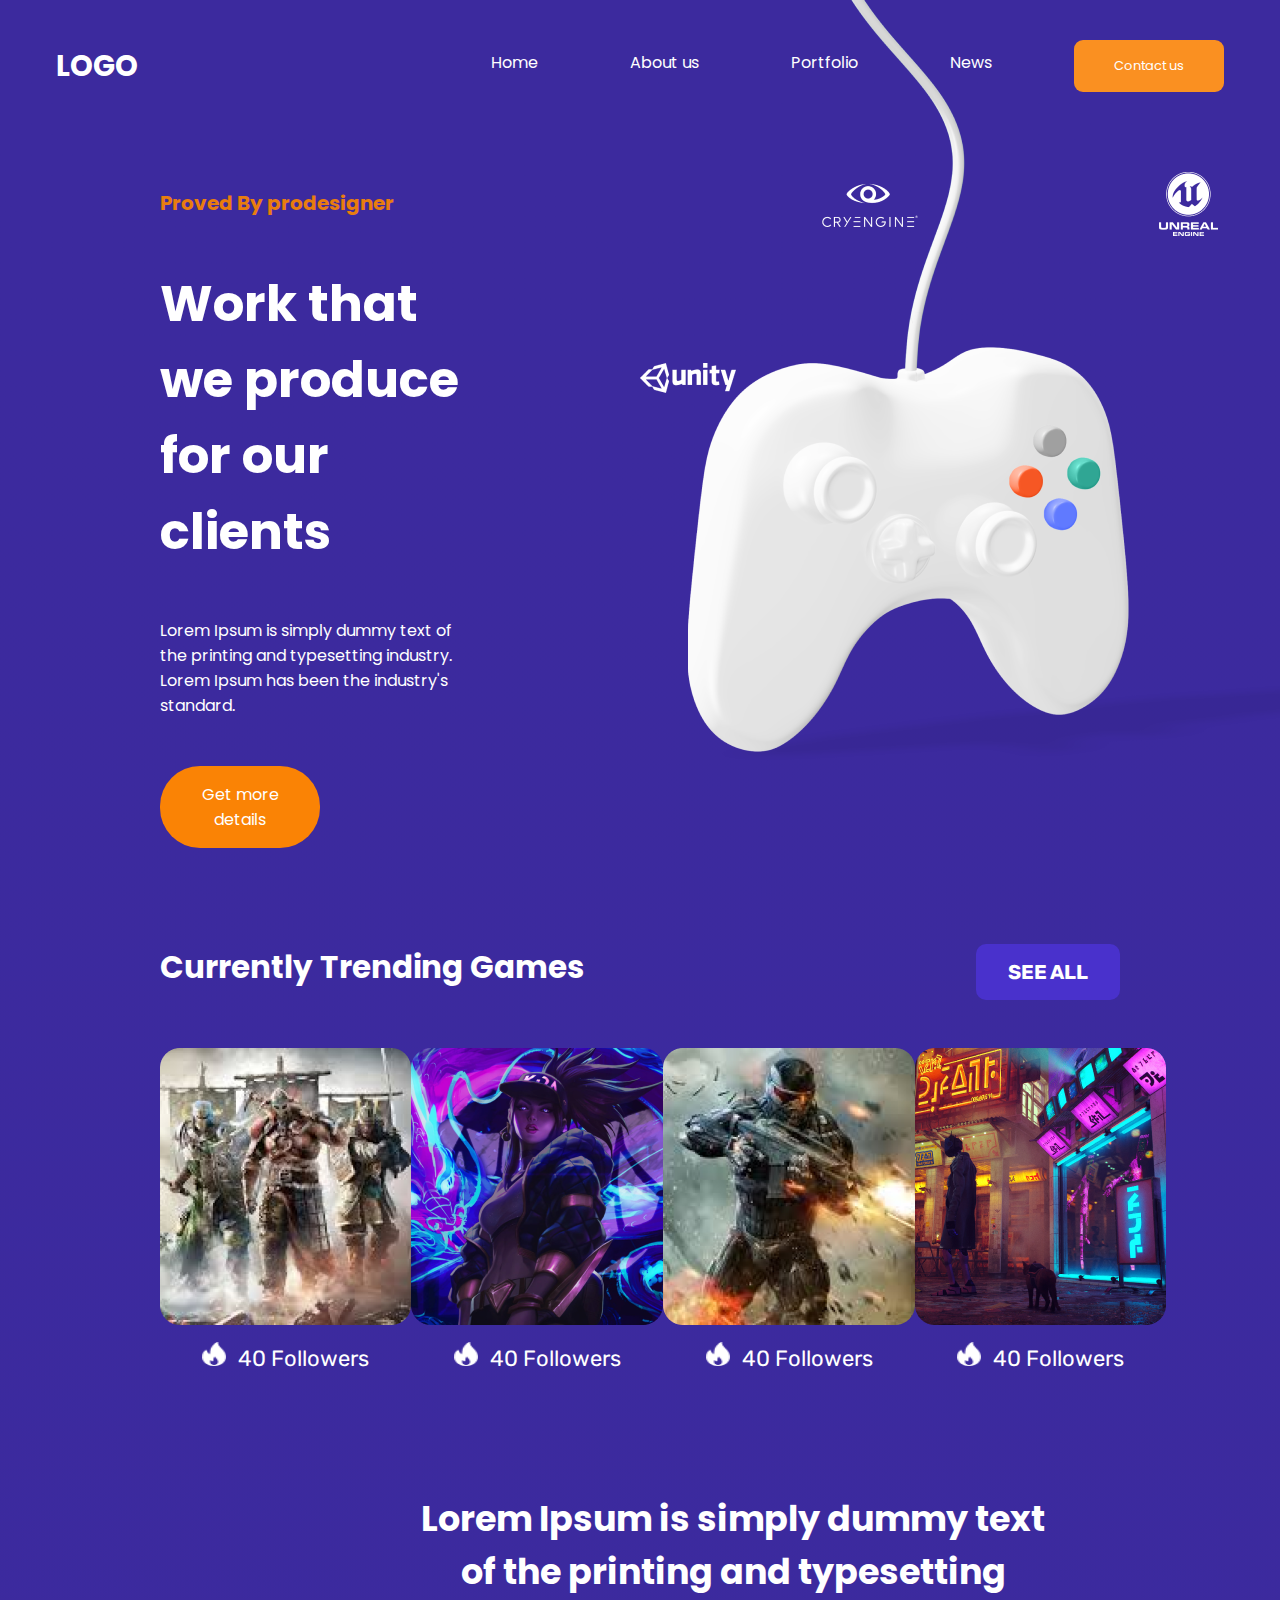
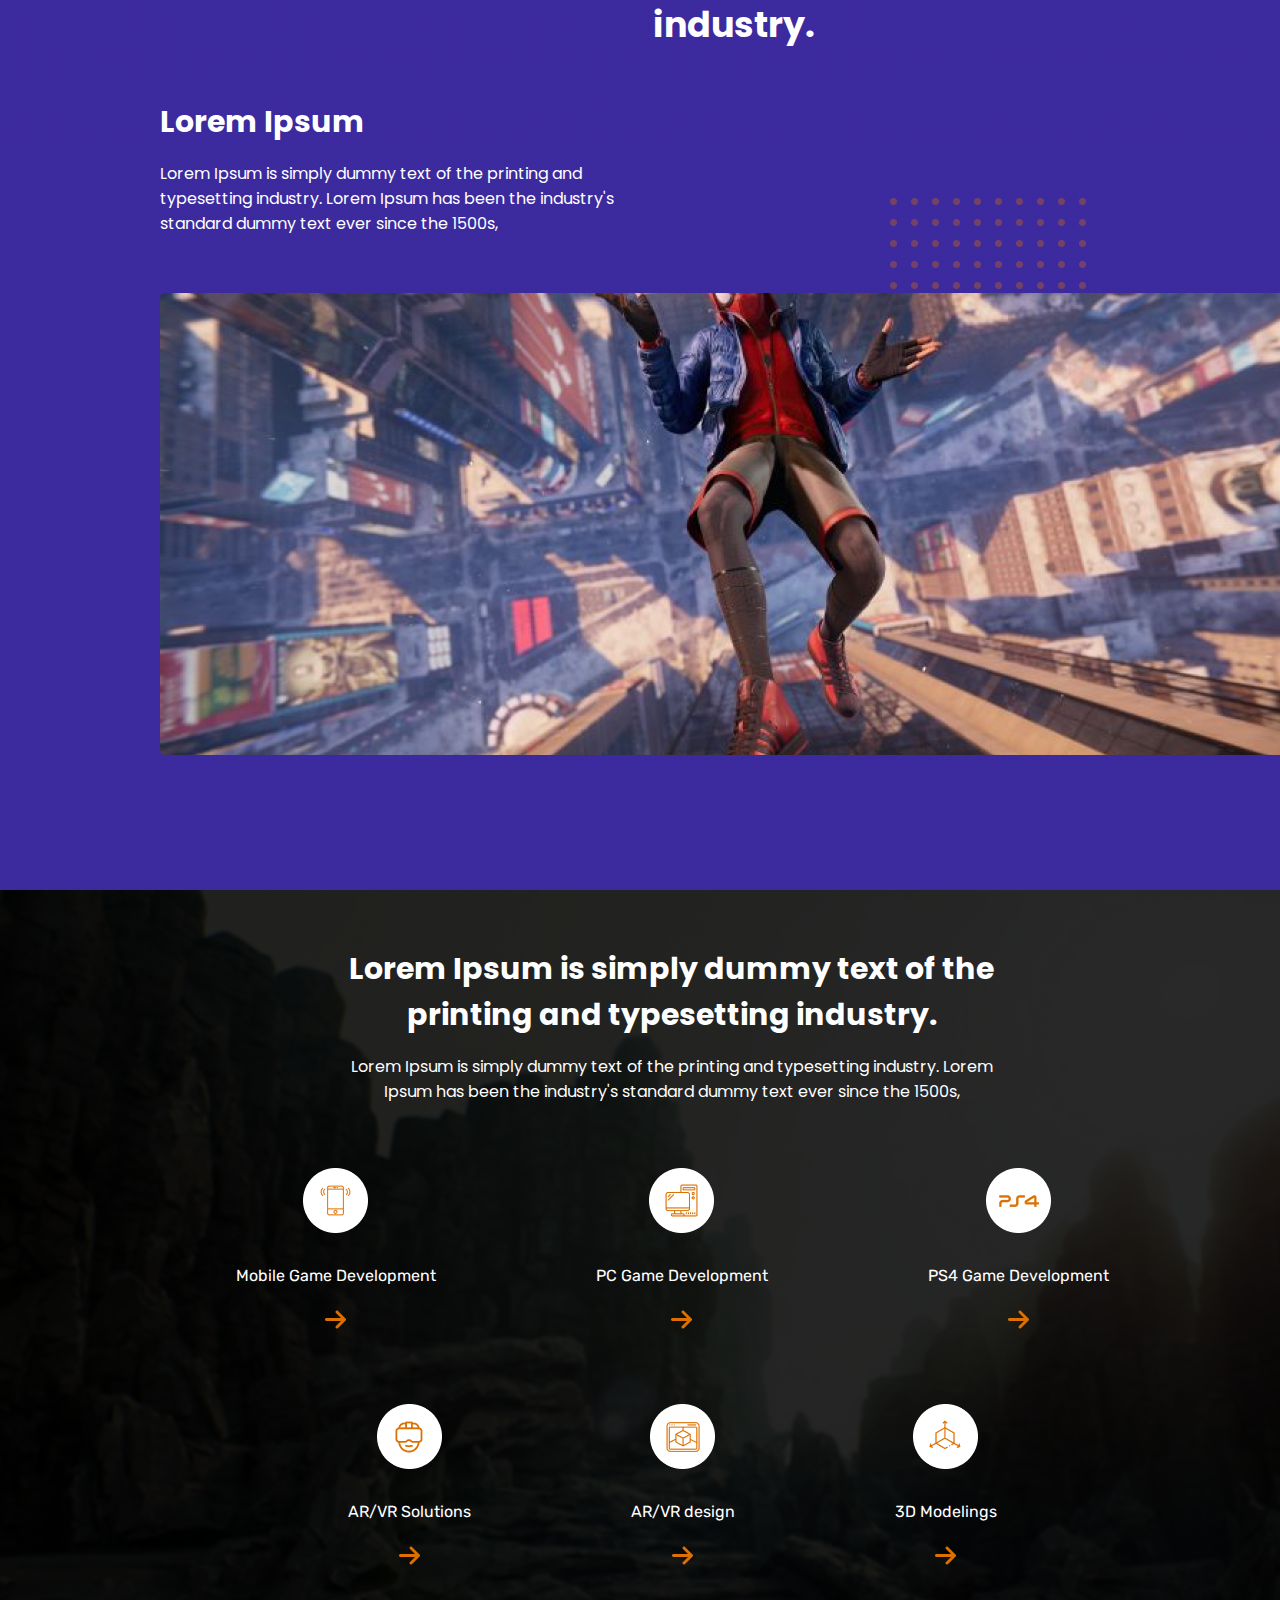
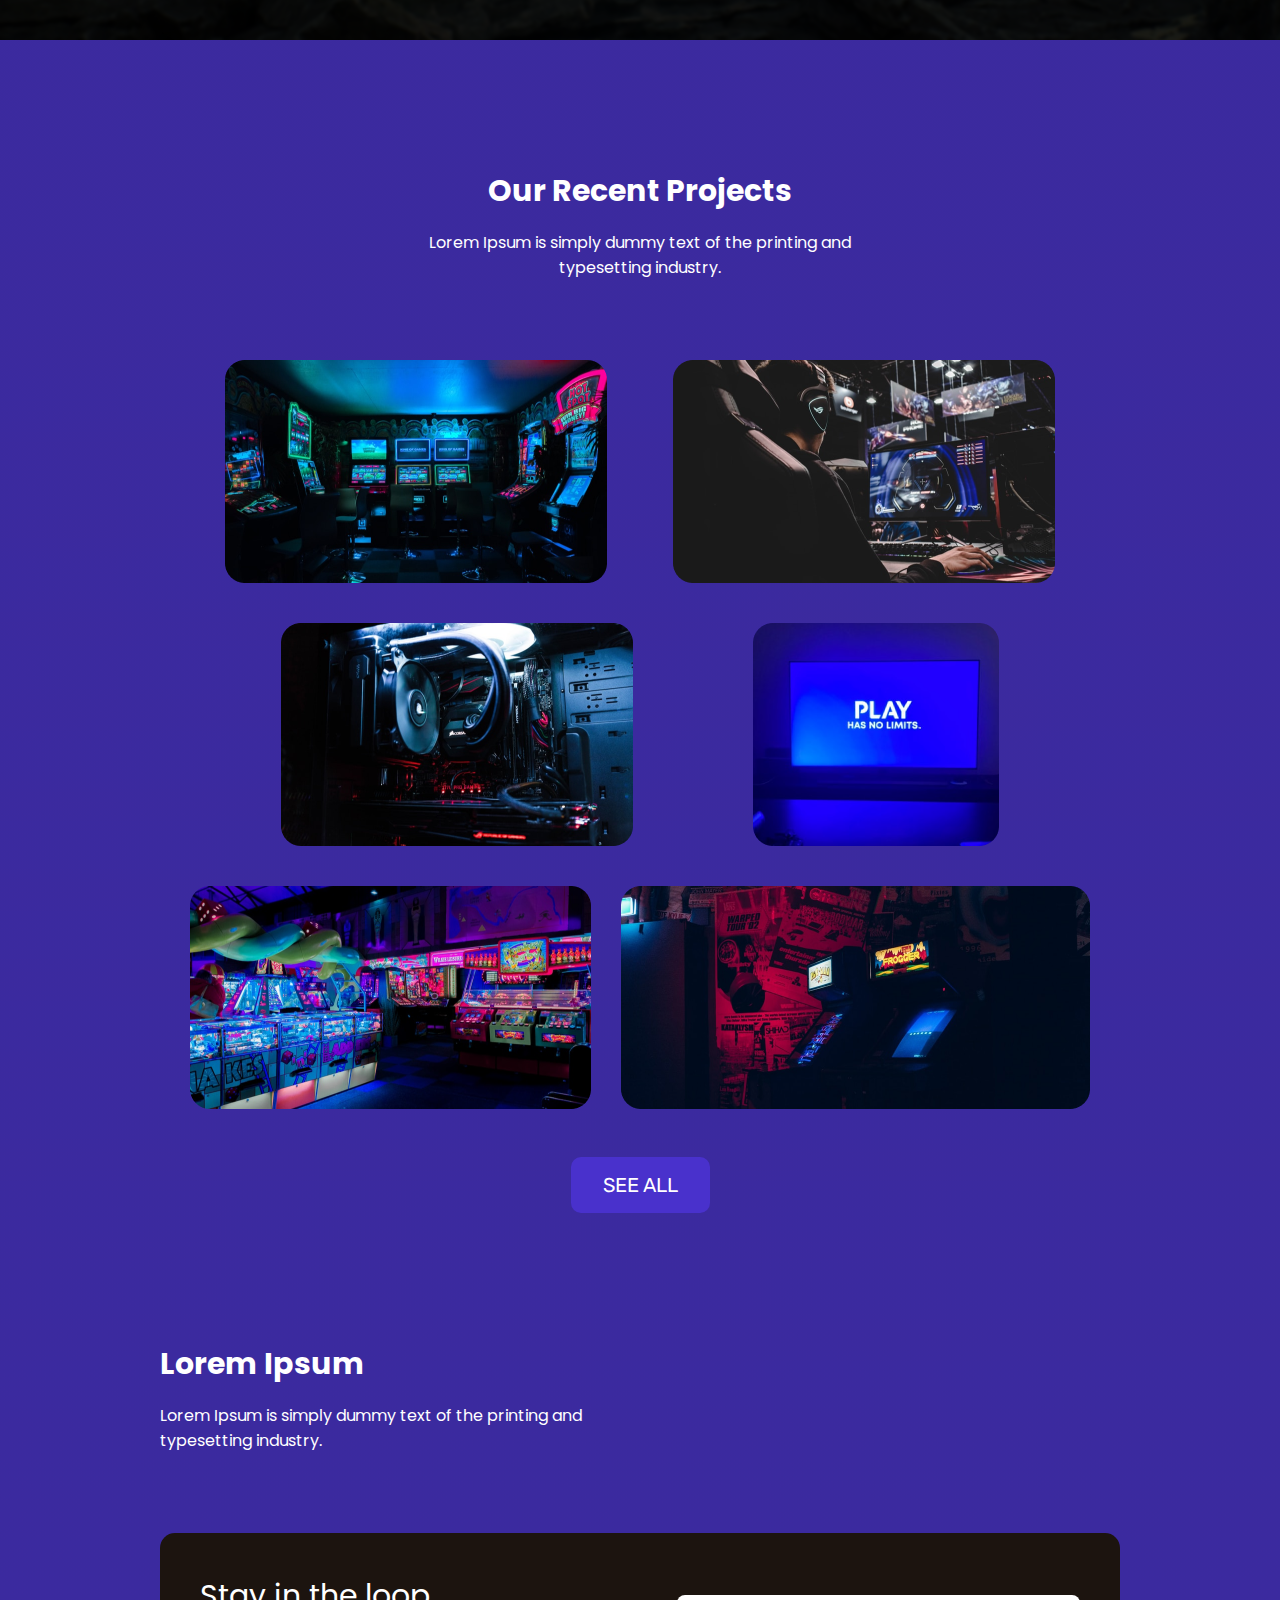
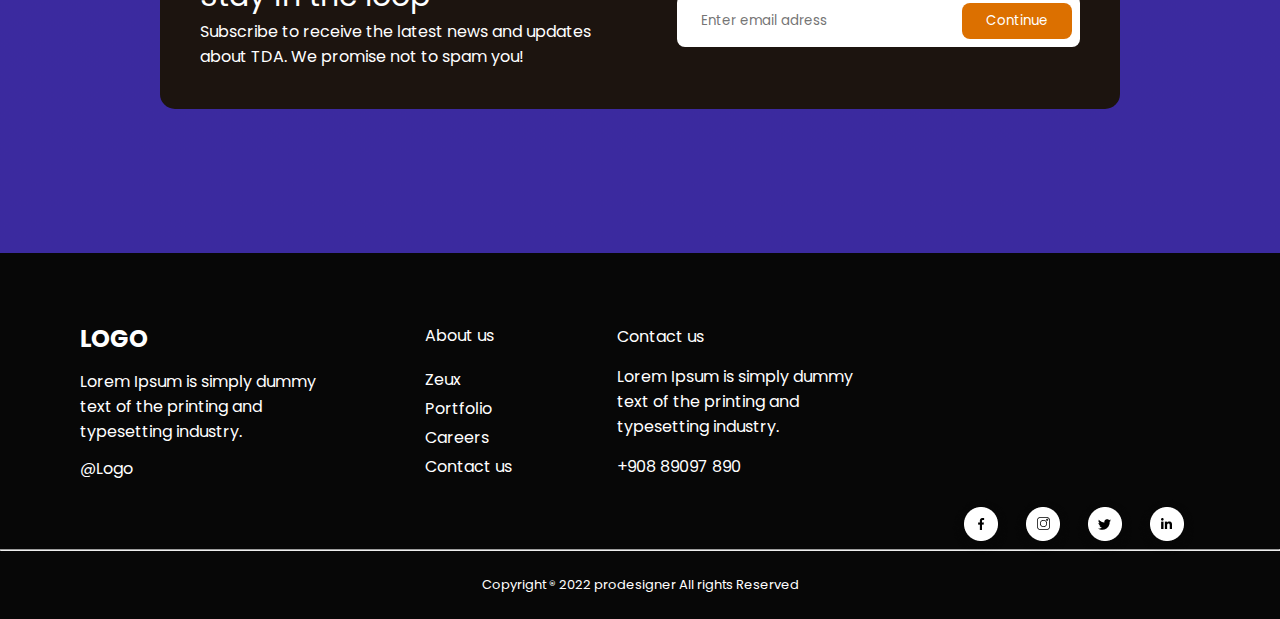
<file: index.html>
<!DOCTYPE html>
<html lang="en">
<head>
    <meta charset="UTF-8">
    <meta name="viewport" content="width=device-width, initial-scale=1.0">
    <title>Home</title>
    <link rel="stylesheet" href="/styles/index.css">
</head>
<body class="container-home">
    <header>
        <div class="logo">LOGO</div>
        <nav class="menu">
            <a href="index.html">Home</a>
            <a href="/pages/error.html">About us</a>
            <a href="/pages/error.html">Portfolio</a>
            <a href="/pages/error.html">News</a>
            <a href="/pages/form.html" class="contact-button">Contact us</a>
        </nav>
    </header>
    <main>
        <section id="box1">
            <div id="text-box1">
                <p id="proved">Proved By prodesigner</p>
                <h1 id="work">Work that we produce for our clients</h1>
                <p>Lorem Ipsum is simply dummy text of the printing and typesetting industry. Lorem Ipsum has been the industry's standard.</p>
                <a href="/pages/error.html" id="details">Get more details</a>
            </div>
            <div>
                <img id="joystick" src="imgs/joystick.png">
                <img id="engines" src="/imgs/icons-engines.png">
            </div>
        </section>
        <section id="box2">
            <div id="top-box2">
                <p>Currently Trending Games</p>
                <a href="/pages/error.html" class="see">SEE ALL</a>
            </div>
            <figure>
                <div>
                    <a href="/pages/error.html"><img src="imgs/trend-1.png"></a>
                    <div class="trend-fire">
                        <img src="/imgs/icon-fire.png">
                        <figcaption>40 Followers</figcaption>
                    </div>
                </div>
                <div>
                    <a href="/pages/error.html"><img src="imgs/trend-2.png"></a>
                    <div class="trend-fire">
                        <img src="/imgs/icon-fire.png">
                        <figcaption>40 Followers</figcaption>
                    </div>
                </div>
                <div>
                    <a href="/pages/error.html"><img src="imgs/trend-3.png"></a>
                    <div class="trend-fire">
                        <img src="/imgs/icon-fire.png">
                        <figcaption>40 Followers</figcaption>
                    </div>
                </div>
                <div>
                    <a href="/pages/error.html"><img src="imgs/trend-4.png"></a>
                    <div class="trend-fire">
                        <img src="/imgs/icon-fire.png">
                        <figcaption>40 Followers</figcaption>
                    </div>
                </div>
            </figure>
        </section>
        <section id="box3">
            <p id="top-box3">Lorem Ipsum is simply dummy text of the printing and typesetting industry.</p>
            <div id="info-box3">
                <div id="left-box3">
                    <p id="lor">Lorem Ipsum</p>
                    <p>Lorem Ipsum is simply dummy text of the printing and typesetting industry. Lorem Ipsum has been the industry's standard dummy text ever since the 1500s,</p>
                </div>
                <img src="imgs/spider.png">
            </div>
            <img id="point" src="/imgs/points-box3.png">
        </section>
        <section id="background">
            <div id="box4">
                <div id="top-box4">
                    <p class="title">Lorem Ipsum is simply dummy text of the printing and typesetting industry.</p>
                    <p>Lorem Ipsum is simply dummy text of the printing and typesetting industry. Lorem Ipsum has been the industry's standard dummy text ever since the 1500s,</p>
                </div>   
                <figure>
                    <div class="icon-box4">
                        <img src="imgs/icon4-1.png">
                        <figcaption>Mobile Game Development</figcaption>
                        <a href="/pages/error.html"><img class="seta" src="/imgs/seta-box4.png"></a>
                    </div>
                    <div class="icon-box4">
                        <img src="imgs/icon4-2.png">
                        <figcaption>PC Game Development</figcaption>
                        <a href="/pages/error.html"><img class="seta" src="/imgs/seta-box4.png"></a>
                    </div>
                    <div class="icon-box4">
                        <img src="imgs/icon4-3.png">
                        <figcaption>PS4 Game Development</figcaption>
                        <a href="/pages/error.html"><img class="seta" src="/imgs/seta-box4.png"></a>
                    </div>
                    <div class="icon-box4">
                        <img src="imgs/icon4-4.png">
                        <figcaption>AR/VR Solutions</figcaption>
                        <a href="/pages/error.html"><img class="seta" src="/imgs/seta-box4.png"></a>
                    </div>
                    <div class="icon-box4">
                        <img src="imgs/icon4-5.png">
                        <figcaption>AR/VR design</figcaption>
                        <a href="/pages/error.html"><img class="seta" src="/imgs/seta-box4.png"></a>
                    </div>
                    <div class="icon-box4">
                        <img src="imgs/icon4-6.png">
                        <figcaption>3D Modelings</figcaption>
                        <a href="/pages/error.html"><img class="seta" src="/imgs/seta-box4.png"></a>
                    </div>
                </figure>
            </div>
        </section>
        <section id="box5">
            <div id="top-box5">
                <p class="title">Our Recent Projects</p>
                <p>Lorem Ipsum is simply dummy text of the printing and typesetting industry. </p>
            </div>      
            <figure>
                <img src="imgs/icon5-1.png">
                <img src="imgs/icon5-2.png">
                <img src="imgs/icon5-3.png">
                <img src="imgs/icon5-4.png">
                <img src="imgs/icon5-5.png">
                <img src="imgs/icon5-6.png">
            </figure>
            <a href="/pages/error.html" class="see">SEE ALL</a>
        </section>
        <section id="box6">
            <div id="info-box6">
                <p class="title">Lorem Ipsum</p>
                <p>Lorem Ipsum is simply dummy text of the printing and typesetting industry.</p>
            </div>
            <div class="loop">
                <div id="stay">
                    <p id="stay-title">Stay in the loop</p>
                    <p>Subscribe to receive the latest news and updates about TDA. We promise not to spam you!</p>
                </div>
                <form action="/pages/error.html" id="continue">
                    <input type="email" id="email" name="email" class="email-loop" placeholder="Enter email adress" oninput="emailLoopValidate()" required>
                    <span class="validate-span">Insert a valid email</span>
                    <button id="button-continue" disabled>Continue</button>
                </form>
            </div>
        </section>
    </main>
    <footer>
        <div class="foot-box">
            <div class="foot-logo">
                <p class="foot-title">LOGO</p>
                <p>Lorem Ipsum is simply dummy text of the printing and typesetting industry.</p>
                <p>@Logo</p>
            </div>
            <div class="about">
                <a href="/pages/error.html">About us</a>
                <ul>
                    <li>Zeux</li>
                    <li>Portfolio</li>
                    <li>Careers</li>
                    <li>Contact us</li>
                </ul>
            </div>
            <div class="contact">
                <a href="/pages/form.html">Contact us</a>
                <p>Lorem Ipsum is simply dummy text of the printing and typesetting industry.</p>
                <p>+908 89097 890</p>
            </div>
            <div class="social">
                <a href="https://www.facebook.com/?locale=pt_BR"><img src="/imgs/icon-face.png"></a>
                <a href="https://www.instagram.com/"><img src="/imgs/icon-insta.png"></a>
                <a href="https://x.com/home"><img src="/imgs/icon-twitter.png"></a>
                <a href="https://www.linkedin.com/feed/"><img src="/imgs/icon-linked.png"></a>
            </div>
        </div>
        <hr>
        <div class="copyright">
            <p>Copyright ® 2022 prodesigner All rights Reserved</p>
        </div>
    </footer>
    <script src="script.js"></script>
</body>
</html>
</file>
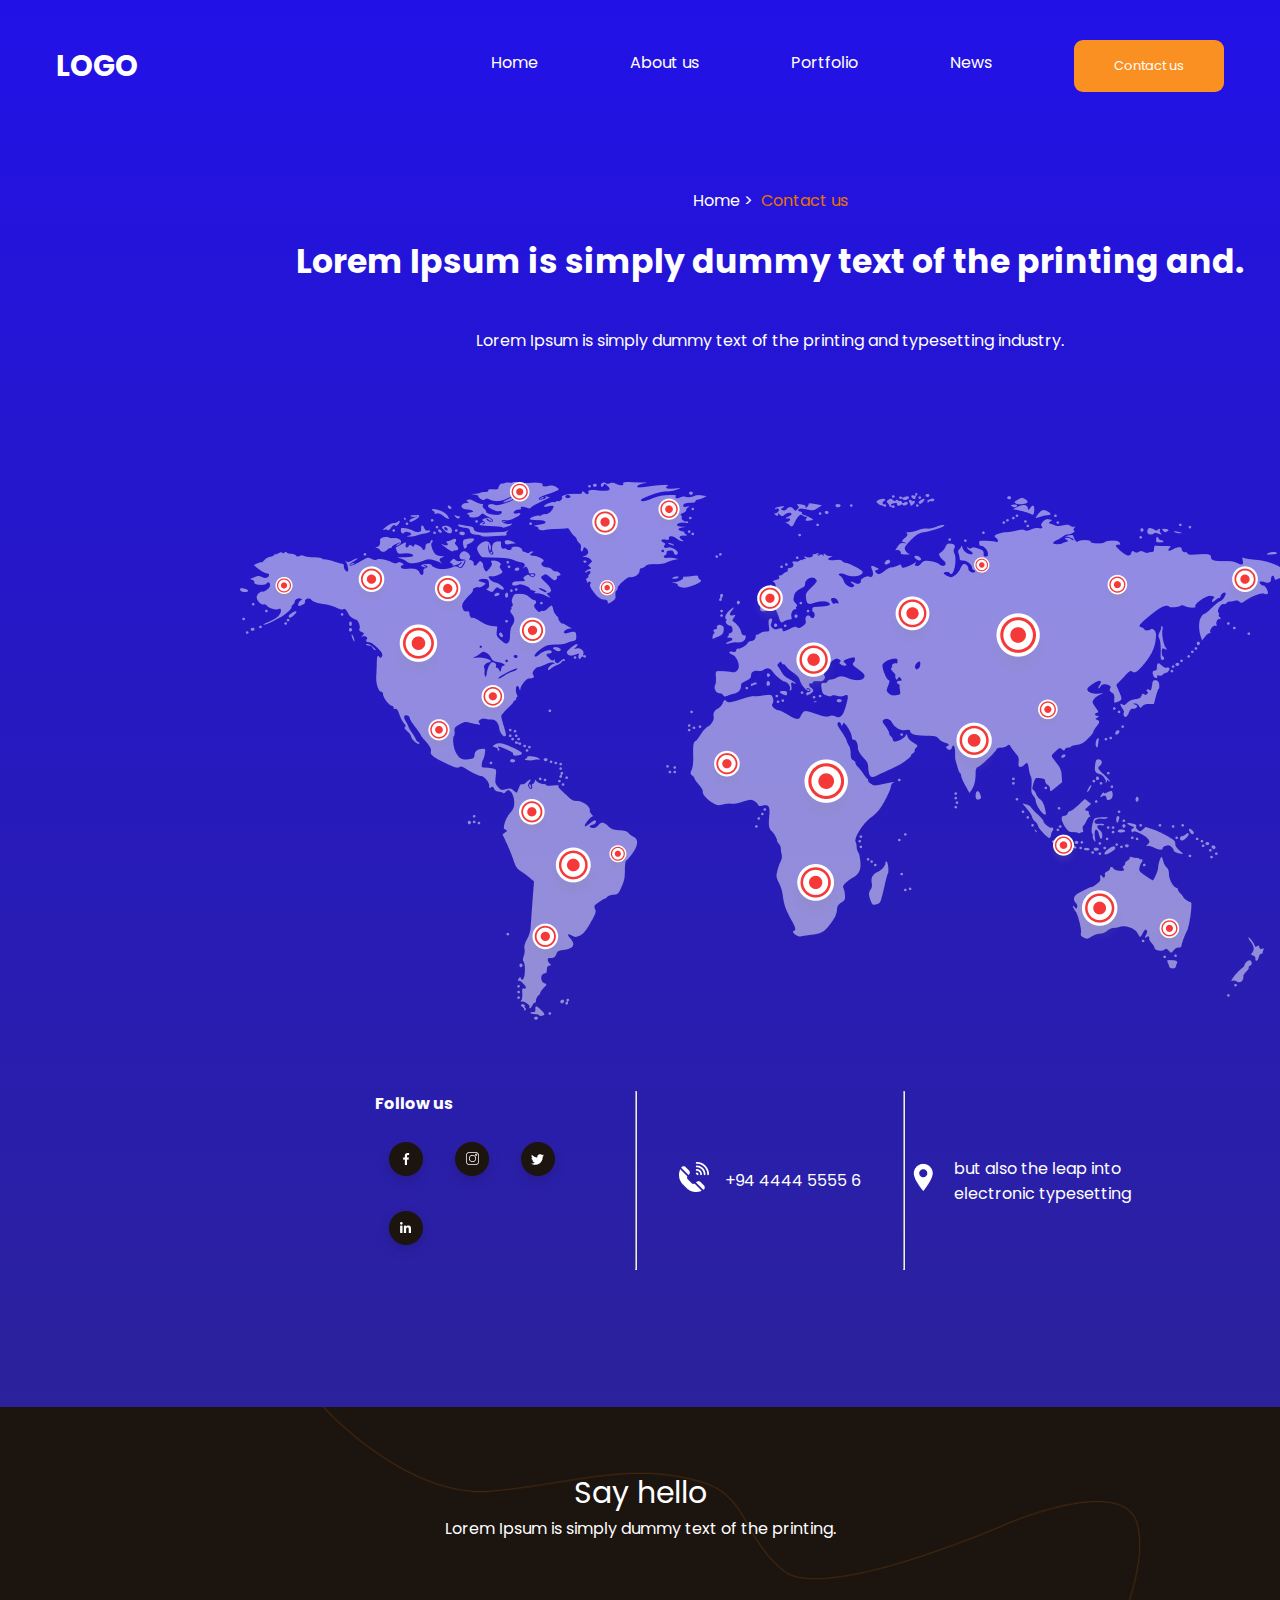
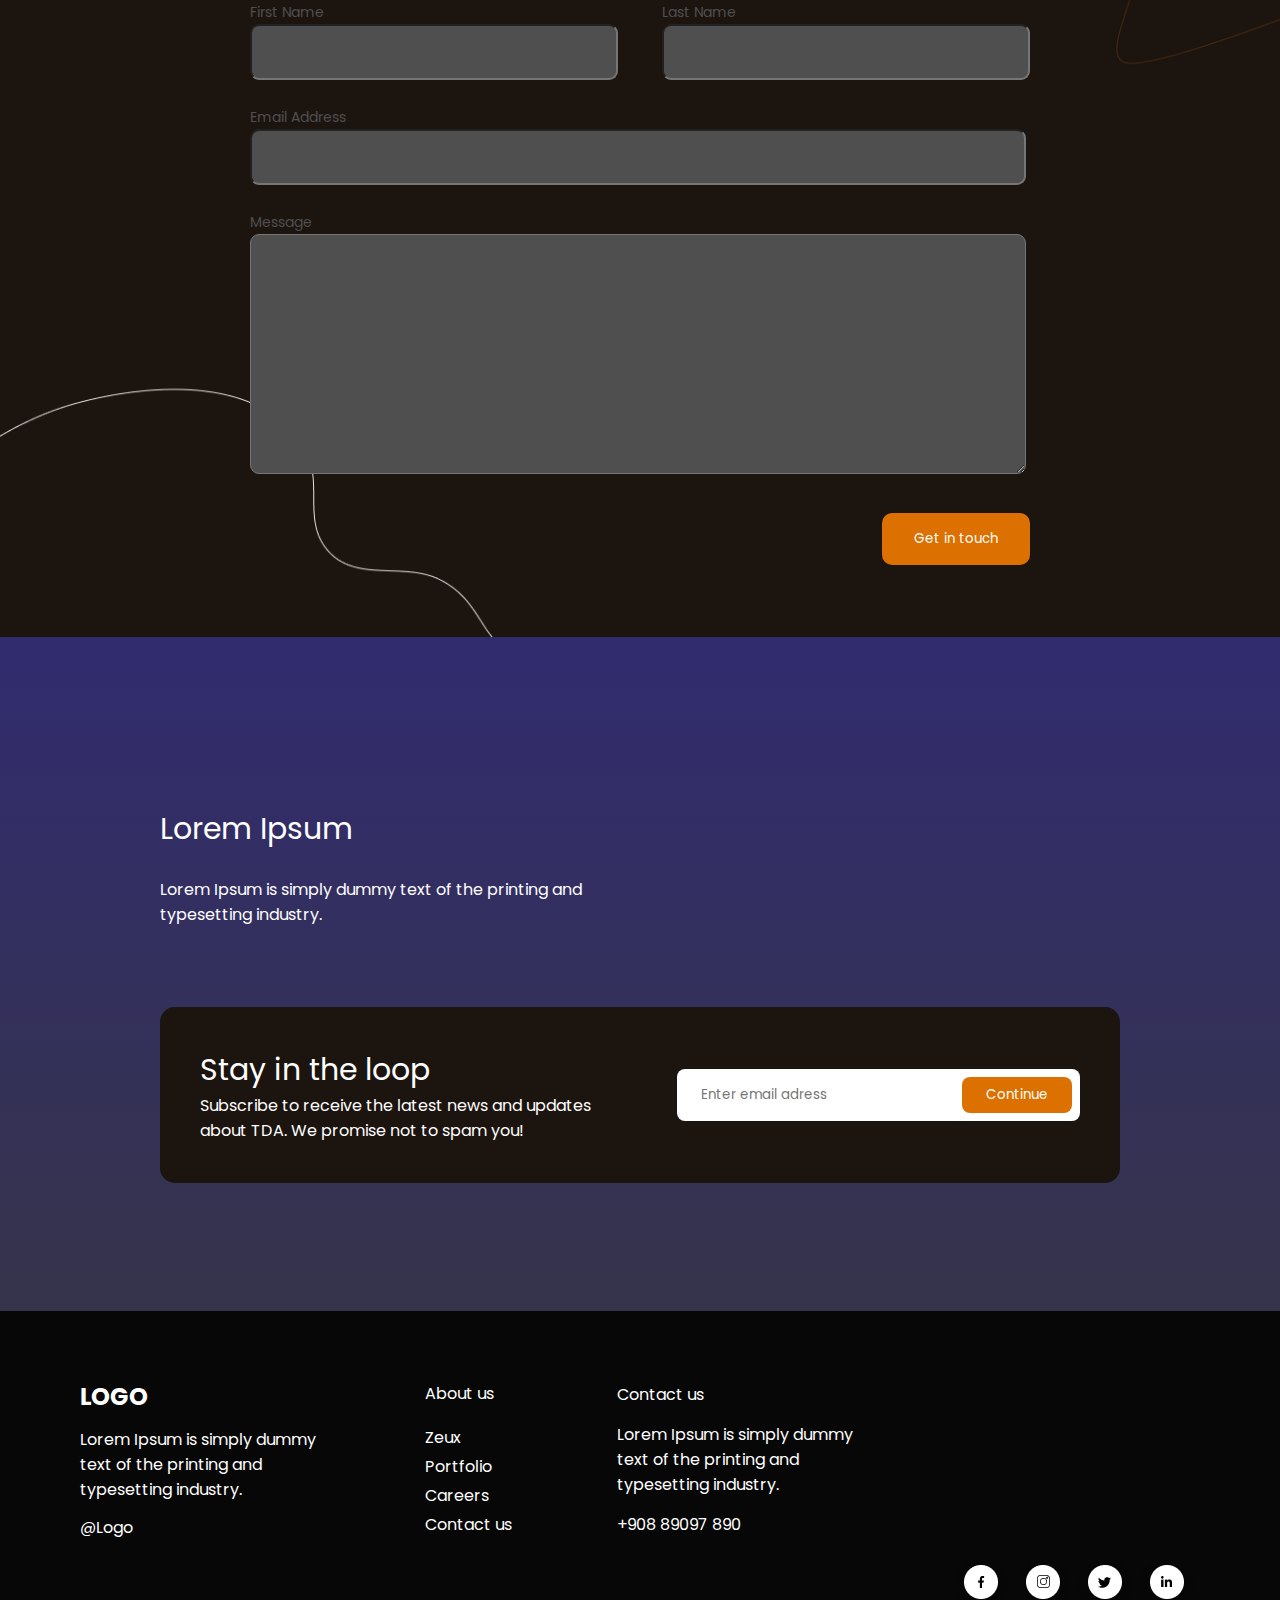
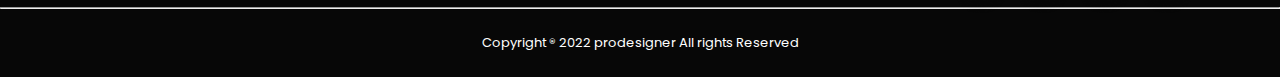
<file: pages/form.html>
<!DOCTYPE html>
<html lang="en">
<head>
    <meta charset="UTF-8">
    <meta name="viewport" content="width=device-width, initial-scale=1.0">
    <title>Contact us</title>
    <link rel="stylesheet" href="/styles/form.css">
</head>
<body class="container-form">
    <header>
        <div class="logo">LOGO</div>
        <nav class="menu">
            <a href="/index.html">Home</a>
            <a href="/pages/error.html">About us</a>
            <a href="/pages/error.html">Portfolio</a>
            <a href="/pages/error.html">News</a>
            <a href="/pages/form.html" class="contact-button">Contact us</a>
        </nav>
    </header>
    <main>
        <section id="fbox1">
            <div id="linking">
                <p>Home ></p><p id="contact-color">Contact us</p>
            </div>
            <div id="lorem">
                <h1>Lorem Ipsum is simply dummy text of the printing and.</h1>
                <p>Lorem Ipsum is simply dummy text of the printing and typesetting industry. </p>
            </div>
            <div id="map">
                <img src="/imgs/form-map.png">
            </div>
            <div id="info-fbox1">
                <div id="follow">
                    <h4>Follow us</h4>
                    <div>
                        <a href="https://www.facebook.com/?locale=pt_BR"><img src="/imgs/icon-face2.png"></a>
                        <a href="https://www.instagram.com/"><img src="/imgs/icon-insta2.png"></a>
                        <a href="https://x.com/home"><img src="/imgs/icon-x2.png"></a>
                        <a href="https://www.linkedin.com/feed/"><img src="/imgs/icon-linked2.png"></a></div>  
                    </div><hr>
                    <div class="info">
                        <a href="/pages/error.html"><img src="/imgs/icon-tel.png"></a>
                        <p>+94 4444 5555 6</p>
                    </div><hr>
                    <div class="info">
                        <a href="/pages/error.html"><img src="/imgs/icon map.png"></a>
                        <p>but also the leap into electronic typesetting</p>
                    </div>
                </div>
            </div>
        </section>
        <section id="fbox2">
            <p class="title">Say hello</p>
            <p>Lorem Ipsum is simply dummy text of the printing.</p>
            <form id="formulario" action="/pages/success.html">
                <fieldset class="username">
                    <div>
                        <label for="firstName" id="labelFName">First Name</label>
                        <input type="text" id="firstName" name="firstName" class="required" oninput="firstNameValidate()">
                        <span class="validate-span">Numbers and special characters are not allowed</span>
                    </div>
                    <div>
                        <label for="lastName" id="labelLName">Last Name</label>
                        <input type="text" id="lastName" name="lastName" class="required" oninput="lastNameValidate()">
                        <span class="validate-span">Numbers and special characters are not allowed</span>
                    </div>
                </fieldset>
                <div class="email">
                    <label for="email" id="labelEmail">Email Address</label>
                    <input type="email" id="email" name="email" class="required" oninput="emailValidate()">
                    <span class="validate-span">Insert a valid email</span>
                </div>
                <div class="message">
                    <label for="message" id="labelMessage">Message</label>
                    <textarea id="message" name="message" class="required" oninput="messageValidate()"></textarea>
                    <span class="validate-span">Message must have at least 10 characters</span>
                </div>
                <button type="submit" id="register">Get in touch</button>
            </form>
        </section>
        <section id="fbox3">
            <div id="info-fbox3">
                <p class="title">Lorem Ipsum</p><br>
                <p>Lorem Ipsum is simply dummy text of the printing and typesetting industry.</p>
            </div>
            <div class="loop">
                <div id="stay">
                    <p id="stay-title">Stay in the loop</p>
                    <p>Subscribe to receive the latest news and updates about TDA. We promise not to spam you!</p>
                </div>
                <form action="/pages/error.html" id="continue">
                    <input type="email" id="email" name="email" class="email-loop" placeholder="Enter email adress" oninput="emailLoopValidate()" required>
                    <span class="validate-span">Insert a valid email</span>
                    <button id="button-continue" disabled>Continue</button>
                </form>
            </div>
        </section>
    </main>
    <footer>
        <div class="foot-box">
            <div class="foot-logo">
                <p class="foot-title">LOGO</p>
                <p>Lorem Ipsum is simply dummy text of the printing and typesetting industry.</p>
                <p>@Logo</p>
            </div>
            <div class="about">
                <a href="/pages/error.html">About us</a>
                <ul>
                    <li>Zeux</li>
                    <li>Portfolio</li>
                    <li>Careers</li>
                    <li>Contact us</li>
                </ul>
            </div>
            <div class="contact">
                <a href="/pages/form.html">Contact us</a>
                <p>Lorem Ipsum is simply dummy text of the printing and typesetting industry.</p>
                <p>+908 89097 890</p>
            </div>
            <div class="social">
                <a href="https://www.facebook.com/?locale=pt_BR"><img src="/imgs/icon-face.png"></a>
                <a href="https://www.instagram.com/"><img src="/imgs/icon-insta.png"></a>
                <a href="https://x.com/home"><img src="/imgs/icon-twitter.png"></a>
                <a href="https://www.linkedin.com/feed/"><img src="/imgs/icon-linked.png"></a>
            </div>
        </div>
        <hr>
        <div class="copyright">
            <p>Copyright ® 2022 prodesigner All rights Reserved</p>
        </div>
    </footer>
    <script src="/script.js"></script>
</body>
</html>
</file>
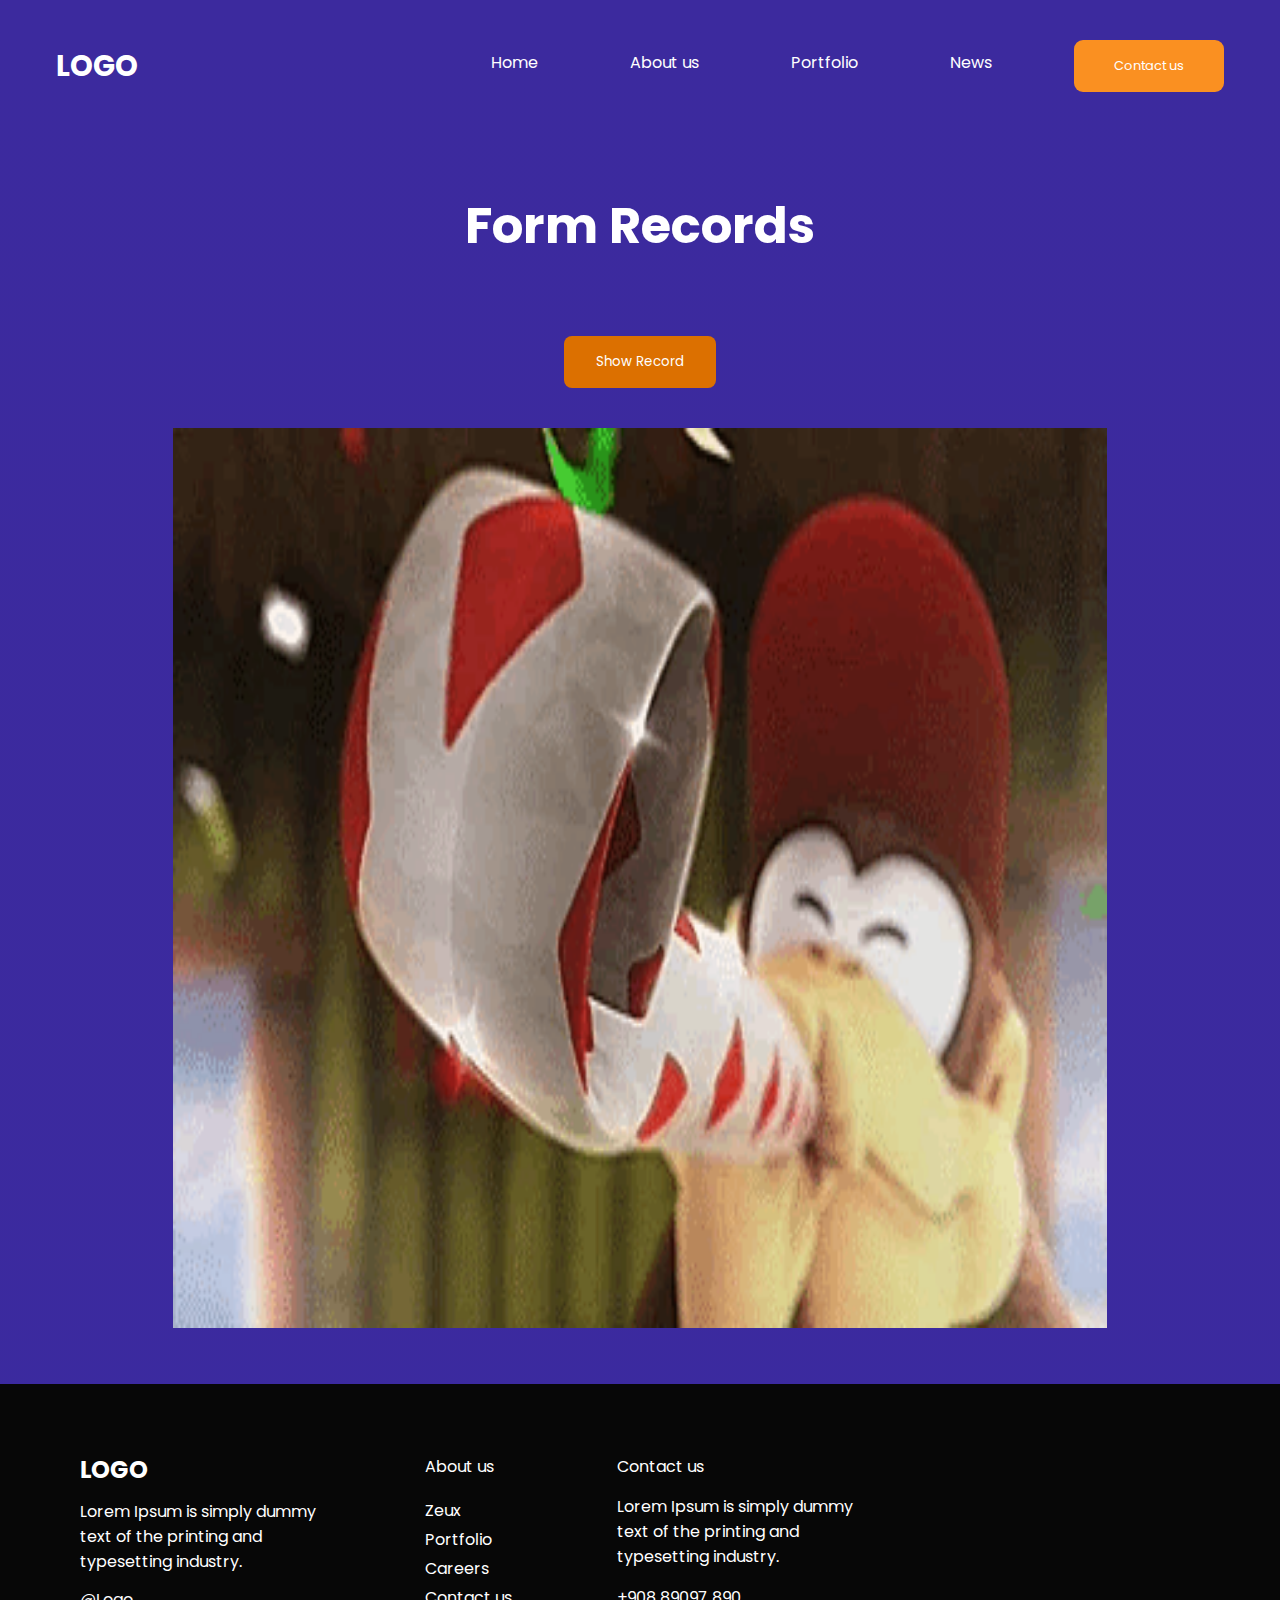
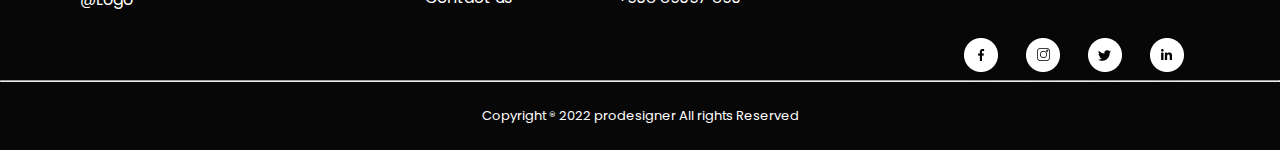
<file: pages/success.html>
<!DOCTYPE html>
<html lang="en">
<head>
    <meta charset="UTF-8">
    <meta name="viewport" content="width=device-width, initial-scale=1.0">
    <title>Success!</title>
    <link rel="stylesheet" href="/styles/index.css">
</head>
<body class="container-home">
    <header>
        <div class="logo">LOGO</div>
        <nav class="menu">
            <a href="/index.html">Home</a>
            <a href="/pages/error.html">About us</a>
            <a href="/pages/error.html">Portfolio</a>
            <a href="/pages/error.html">News</a>
            <a href="/pages/form.html" class="contact-button">Contact us</a>
        </nav>
    </header>
    <main id="container-error">
        <sector id="form-record">
            <h1>Form Records</h1>
            <ul id="records-list"></ul>
        </sector>
        <button onclick="record()">Show Record</button>
        <img id="error" src="/imgs/yay.gif">
    </main>
    <footer>
        <div class="foot-box">
            <div class="foot-logo">
                <p class="foot-title">LOGO</p>
                <p>Lorem Ipsum is simply dummy text of the printing and typesetting industry.</p>
                <p>@Logo</p>
            </div>
            <div class="about">
                <a href="/pages/error.html">About us</a>
                <ul>
                    <li>Zeux</li>
                    <li>Portfolio</li>
                    <li>Careers</li>
                    <li>Contact us</li>
                </ul>
            </div>
            <div class="contact">
                <a href="/pages/form.html">Contact us</a>
                <p>Lorem Ipsum is simply dummy text of the printing and typesetting industry.</p>
                <p>+908 89097 890</p>
            </div>
            <div class="social">
                <a href="https://www.facebook.com/?locale=pt_BR"><img src="/imgs/icon-face.png"></a>
                <a href="https://www.instagram.com/"><img src="/imgs/icon-insta.png"></a>
                <a href="https://x.com/home"><img src="/imgs/icon-twitter.png"></a>
                <a href="https://www.linkedin.com/feed/"><img src="/imgs/icon-linked.png"></a>
            </div>
        </div>
        <hr>
        <div class="copyright">
            <p>Copyright ® 2022 prodesigner All rights Reserved</p>
        </div>
    </footer>
    <script src="/script.js"></script>
</body>
</html>
</file>
<file: styles/index.css>
@import url('https://fonts.googleapis.com/css2?family=Poppins:ital,wght@0,100;0,200;0,300;0,400;0,500;0,600;0,700;0,800;0,900;1,100;1,200;1,300;1,400;1,500;1,600;1,700;1,800;1,900&display=swap');
@import url('https://fonts.googleapis.com/css2?family=Rubik:ital,wght@0,500;1,500&display=swap');

*{
    box-sizing: border-box;
    font-family: 'Poppins', sans-serif;
    margin: 0;
    padding: 0;
}

header{
    padding: 2.5rem 3.5rem;
    display: flex;
    justify-content: space-between;
    align-items: center;
}

.logo{
    width: 25vw;
    font-size: 29px;
    font-weight: bolder;
}

.menu{
    width: 100%;
    display: flex;
    justify-content: flex-end;
    gap: 4.5rem;
}

.menu a{
    color: white;
}

.menu a::after{
    content:'';
    position: absolute;
    width: 100%;
    height: 0.175rem;
    left: 0;
    bottom: 0;
    background: #DC7000;
    border-radius: 10rem;
    transform: scale(0,1);
    transform-origin: 0% 100%;
    transition: transform 0.3s ease;
}

.menu .contact-button::after {
    content: none;
}

.menu a:hover::after{
    transform: scale(1,1);
}

.menu a:hover{
    scale: 1.2;
    transition: .5s;
}

.contact-button{
    background-color: #FA9021;
    color: white;
    border-radius: 9px;
    padding: 1rem 2.5rem;
    font-size: 13px;
}

.contact-button:hover{
    background-color: #c4721b;
}

nav a{
    padding: 10px;
    text-decoration: none;
}

main{
    display: flex;
    flex-flow: wrap;
    width: 100%;
    min-height: 100vh;
}

.container-home {
    margin: 0;
    padding: 0;
    background: linear-gradient(#3C2A9E, #3B2A9F);
    color: white;
    min-height: 100vh;
}

#box1{
    min-width: 100%;
    min-height: 60vh;
    display: flex;
}

#text-box1{
    width: 50vw;
    display: flex;
    flex-flow: column wrap;
    padding: 3.5rem 10rem;
    justify-content: left;
    gap: 3rem;
    min-height: 85vh;
}

#proved{
    color: #E87D0E;
    font-weight: bold;
    font-size: 20px;
}

#work{
    font-size: 50px;
    font-weight: bold;
}

#details{
    color: white;
    background-color: #FA8305;
    border-radius: 40px;
    border: 0;
    padding: 1rem;
    width: 12.5vw;
    cursor: pointer;
    text-align: center;
    text-decoration: none;
}

#details:hover{
    background-color: #c4721b;
    scale: 1.2;
    transition: .5s;
}

#joystick{
    position: absolute;
    margin-left: 3rem;
    top: 0rem;
    z-index: -1;
}

#engines{
    position: absolute;
    margin-top: 1.5rem;
}

#box2{
    width: 100%;
    display: flex;
    flex-flow: wrap;
    padding: 2.5rem 10rem;
    gap: 3rem;
}

#top-box2{
    display: flex;
    width: 100%;
    flex-flow: wrap;
    justify-content: space-between;
    font-size: 31px;
    font-weight: bold;
}

.see{
    color: white;
    background-color: #4931cc;
    border: none;
    padding: 1rem 2rem;
    border-radius: 10px;
    font-size: 20px;
    font-family: 'Rubik';
    cursor: pointer;
    text-align: center;
    text-decoration: none;
}

.see:hover{
    background-color: #281888;
    scale: 1.2;
    transition: .5s;
}

#box2 figure{
    width: 100%;
    display: flex;
    justify-content: space-between;
    text-align: center;
    font-size: 22px;
}

#box2 img{
    cursor: pointer;
}

#box2 img:hover{
    scale: 1.2;
    transition: .5s;
}

.trend-fire{
    display: flex;
    justify-content: center;
    align-items: baseline;
    gap: 0.75rem;
    padding-top: 0.5rem;
}

figcaption{
    font-family: 'Rubik';
}

.trend-fire img{
    width: 1.5rem;
    height: 1.5rem;
}

#box3{
    width: 100%;
    height: 100%;
    display: flex;
    flex-flow: column wrap;
    justify-content: center;
    align-items: center;
    padding: 5rem 10rem 8rem;
    gap: 3rem;
}

#top-box3{
    max-width: 50vw;
    font-size: 35px;
    font-weight: bolder;
    text-align: center;
}

#left-box3{
    max-width: 38vw;
    text-align: flex-start;
    padding-bottom: 5%;
}

#lor{
    font-weight: bolder;
    font-size: 30px;
    padding-bottom: 1rem;
}

#point{
    position: absolute;
    margin-left: 43.5rem;
    margin-bottom: 6.5rem;
    z-index: -1;
}

#box3 img:hover{
    scale: 1.10;
    transition: .9s;
}

#background{
    background-image: url("/imgs/fundo-box4.png");
    width: 100%;
}

#box4{
    width: 100%;
    height: 100%;
    padding: 3.5rem 10rem;
    display: flex;
    flex-flow: column wrap;
    align-items: center;
}

#top-box4{
    width: 53vw;
    text-align: center;
    padding-bottom: 4rem;
}

.title{
    padding-bottom: 1rem;
    font-size: 30px;
    font-weight: bold;
}

#box4 figure{
    width: 80vw;
    display: flex;
    flex-flow: wrap;
    gap: 3.5rem 10rem;
    justify-content: center;
    text-align: center;
}

.icon-box4{
    line-height: 3rem;
}

#box4 img:hover{
    scale: 1.2;
    transition: .5s;
}

.seta{
    cursor: pointer;
}

#box5{
    width: 100%;
    height: 100%;
    padding: 8rem 10rem;
    display: flex;
    flex-flow: column wrap;
    align-items: center;
}

#top-box5{
    width: 45%;
    display: flex;
    flex-flow: wrap;
    justify-content: center;
    text-align: center;
    padding-bottom: 5rem;
}

#box5 figure{
    display: flex;
    flex-flow: wrap;
    justify-content: space-evenly;
    gap: 2.5rem 0;
    padding-bottom: 3rem;
}

#box5 img:hover{
    scale: 1.05;
    transition: .8s;
}

#box6{
    width: 100%;
    height: 100%;
    display: flex;
    flex-flow: column wrap;
    padding: 0 10rem 6rem;
}

#info-box6{
    max-width: 35vw;
}

.loop{
    background-color: #1C140F;
    border-radius: 15px;
    margin-top: 5rem;
    padding: 2.5rem;
    display: flex;
    flex-flow: wrap;
    align-items: center;
    justify-content: space-between;
    margin-bottom: 3rem;
}

#stay{
    width: 32.5vw;
}

#stay-title{
    font-size: 30px;
}

#continue{
    padding: 0.5rem;
    background-color: white;
    border-radius: 8px;
}

#continue input{
    padding-left: 1rem;
    border: 0;
}

#button-continue{
    background-color: #DC7000;
    color: white;
    padding: 0.5rem 1.5rem;
    border-radius: 8px;
    border: none;
    cursor: pointer;
}

#button-continue:hover{
    background-color: #ad6517;
    scale: 1.1;
    transition: .5s;
}

.validate-span{
    font-size: 12px;
    color: red;
    display: none;
    margin: 0.5rem 0;
}


footer{
    background-color: #070707;
    color: white;
    width: 100%;
}

.foot-box{
    display: flex;
    flex-flow: wrap;
    padding: 2rem 5rem;
    justify-content: space-between;
    align-items: center;
    box-sizing: border-box;
    height: 18.5rem;
}

.foot-box a{
    text-decoration: none;
    color: white;
}

.foot-box li{
    margin-top: 0.25rem;
}

.foot-title{
    font-size: 24px;
    font-weight:bold;
}

.foot-box div{
    height: 80%;
    display: flex;
    flex-flow: wrap;
    align-content: space-evenly;
}

ul{
    list-style-type: none;
    padding: 0;
}

.foot-logo{
    width: 20vw;
}

.contact{
    width: 19vw;
}

.contact a:hover{
    scale: 1.2;
    transition: .5s;
}

.about{
    width: 8vw;
}

.about a:hover{
    scale: 1.2;
    transition: .5s;
}

.social{
    display: flex;
    flex-flow: wrap;
    width: 250px;
    height: 100px;
    padding-top: 12rem;
}

.social a{
    cursor: pointer;
}

.social a:hover{
    scale: 1.2;
    transition: .5s;
}

.copyright{
    display: flex;
    justify-content: center;
    font-size: 13px;
    padding: 1.5rem;
}

#container-error{
    width: 100%;
    display: flex;
    flex-flow: column wrap;
    justify-content: center;
    align-items: center;
    padding: 3.5rem;
}

#error{
    width: 80%;
    height: 100vh;
}

#form-record h1{
    padding-bottom: 2rem;
    font-size: 50px;
}

#container-error button{
    background-color: #DC7000;
    color: white;
    padding: 1rem 2rem;
    border-radius: 8px;
    border: none;
    cursor: pointer;
    margin: 2.5rem 0;
}

#container-error button:hover{
    background-color: #ad6517;
    scale: 1.1;
    transition: .5s;
}

@media screen and (max-width: 768px) {
    header{
        flex-direction: column;
        height: 60vh;
        padding: 2rem 2.5rem;
    }

    .menu{
        flex-direction: column;
        gap: 2rem;
    }

    #box1{
        padding: 2.5rem 0;
    }

    #text-box1 {
        width: 100%;
        padding: 2rem 2.5rem 0 2.5rem;
    }

    #details{
        width: 30vw;
    }

    #box2{
        padding: 2.5rem;
    }

    #top-box2{
        font-size: 25px;
    }

    #box2 figure{
        flex-direction: column;
    }

    #box3{
        flex-direction: column;
        text-align: center;
        padding: 5rem 2.5rem;
    }

    #left-box3{
        width: 100%;
    }

    #info-box3{
        display: flex;
        flex-flow: wrap;
        justify-content: center;
    }

    #lor{
        width: 100%;
    }

    #box3 img{
        width: 100%;
    }

    #box4 {
        padding: 2rem 2.5rem;
    }

    #top-box4 {
        width: 80vw;
        font-size: 25px;
    }

    #box5 {
        flex-flow: column;
        padding: 4rem 2.5rem;
    }

    #box5 img{
        width: 100%;
    }

    #top-box5 {
        width: 80%;
        font-size: 25px;
    }

    #box6{
        padding: 4rem 2.5rem;
        width: 100%;
        flex-flow: wrap;
        justify-content: center;
    }

    .loop{
        justify-content: center;
    }

    #continue{
        margin-top: 2.5rem;
        display: flex;
    }

    footer{
        width: 100%;
        display: flex;
        flex-flow: column wrap;
        height: 90vh;
        align-items: center;
    }

    .foot-box{
        margin-top: 5rem;
        padding: 1.5rem;
        display: flex;
    }

    .social{
        padding: 0;
    }

    .copyright{
        margin-top: 7.5rem;
    }

    #joystick, #engines, #point{
        display: none;
    }

}
</file>
<file: styles/form.css>
@import url('https://fonts.googleapis.com/css2?family=Poppins:ital,wght@0,100;0,200;0,300;0,400;0,500;0,600;0,700;0,800;0,900;1,100;1,200;1,300;1,400;1,500;1,600;1,700;1,800;1,900&display=swap');

*{
    box-sizing: border-box;
    font-family: 'Poppins', sans-serif;
    margin: 0;
    padding: 0;
}



header{
    padding: 2.5rem 3.5rem;
    display: flex;
    justify-content: space-between;
    align-items: center;
}

.logo{
    width: 25vw;
    font-size: 29px;
    font-weight: bolder;
}

.menu{
    width: 100%;
    display: flex;
    justify-content: flex-end;
    gap: 4.5rem;
}

.menu a{
    color: white;
}

.menu a::after{
    content:'';
    position: absolute;
    width: 100%;
    height: 0.175rem;
    left: 0;
    bottom: 0;
    background: #DC7000;
    border-radius: 10rem;
    transform: scale(0,1);
    transform-origin: 0% 100%;
    transition: transform 0.3s ease;
}

.menu .contact-button::after {
    content: none;
}

.menu a:hover::after{
    transform: scale(1,1);
}

.menu a:hover{
    scale: 1.2;
    transition: .5s;
}

.contact-button{
    background-color: #FA9021;
    color: white;
    border-radius: 9px;
    padding: 1rem 2.5rem;
    font-size: 13px;
}

.contact-button:hover{
    background-color: #c4721b;
}

nav a{
    padding: 10px;
    text-decoration: none;
}


main{
    display: flex;
    flex-flow: wrap;
    width: 100%;
    min-height: 100vh;
}

.container-form{
    margin: 0;
    padding: 0;
    min-height: 100vh;
    color: white;
    background: linear-gradient(#2211E7, #383837);
}


#fbox1{
    width: 100%;
    height: 100%;
    display: flex;
    flex-flow: column wrap;
    align-items: center;
    padding: 3.5rem 15rem;
    gap: 1.5rem;
    margin-bottom: 5rem;
}

#linking{
    display: flex;
    gap: 0.5rem;
}

#contact-color{
    color: #E47500;
}

#lorem{
    display: flex;
    flex-flow: wrap;
    justify-content: center;
    gap: 1rem;
}

#lorem h1{
    font-size: 33px;
}

#map{
    padding: 5rem 0 2.5rem;
}

#map:hover{
    scale: 1.05;
    transition: .8s;
}

#info-fbox1{
    width: 100%;
    display:flex;
    justify-content: space-evenly;
}

#info-fbox1 hr{
    color: #FFFFFF;
}

.info{
    display: flex;
    align-items: center;
    justify-content: center;
    width: 20vw;
    gap: 1rem;
}

#follow{
    display: flex;
    flex-flow: column wrap;
    width: 20vw;
    gap: 1rem;
}

#info-fbox1 img{
    cursor: pointer;
}

#info-fbox1 img:hover{
    scale: 1.2;
    transition: .5s;
}


#fbox2{
    background: url(/imgs/fundo-fbox2.png);
    background-repeat: no-repeat;
    background-size: cover;
    background-position: center;
    width: 100%;
    height: 100%;
    padding: 0rem 10rem;
    display: flex;
    flex-direction: column;
    align-items: center;
}

#line1{
    position: absolute;
    margin-left: 30rem;
}

#line2{
    position: absolute;
    margin-top: 37.5rem;
    margin-right: 60.5rem;
}

.title{
    padding-top: 4rem;
    font-size: 30px;
}

#formulario{
    display: flex;
    max-width: 50rem;
    width: 100%;
    flex-wrap: wrap;
    padding: 1%;
    justify-content: space-between;
    border: 0;
    flex-grow: 1;
    margin-top: 5%;
    margin-bottom: 5%;
    gap: 1.5rem;
}

#formulario label{
    margin-bottom: 0.5rem;
    font-size: 14px;
    color: #4F4F4F;
}

.username input, .email input{
    display: block;
    color: white;
    background: #4F4F4F;
    border-radius: 9px;
    padding: 1rem;
}

.username{
    width: 100%;
    display: flex;
    justify-content: space-between;
    border: 0;
    flex-wrap: wrap;
}

.username input{
    min-width: 23rem;
}

.email input{
    min-width: 48.5rem;
    flex-wrap: wrap;
}

#formulario textarea{
    display: block;
    color: white;
    background: #4F4F4F;
    border: 0.6%;
    border-radius: 9px;
    padding: 0.5rem;
    width: 100%;
    min-width: 48.5rem;
    max-width: 48.5rem;;
    min-height: 15rem;
    max-height: 15rem;
}

#register{
    color: white;
    background-color: #DC7000;
    border-radius: 10px;
    border: 0;
    padding: 1rem 2rem;
    margin: 2% 0;
    margin-left: auto;
    cursor: pointer;
}

#register:hover{
    background-color: #b16718;
    scale: 1.10;
    transition: .5s;
}

.validate-span{
    font-size: 12px;
    color: red;
    display: none;
    margin: 0.5rem 0;
}


#fbox3{
    width: 100%;
    height: 100%;
    display: flex;
    flex-flow: column wrap;
    padding: 6.5rem 10rem 5rem;
}

#info-fbox3{
    max-width: 35vw;
}

.loop{
    background-color: #1C140F;
    border-radius: 15px;
    margin-top: 5rem;
    padding: 2.5rem;
    display: flex;
    flex-flow: wrap;
    align-items: center;
    justify-content: space-between;
    margin-bottom: 3rem;
}

#stay{
    width: 32.5vw;
}

#stay-title{
    font-size: 30px;
}

#continue{
    padding: 0.5rem;
    background-color: white;
    border-radius: 8px;
}

#continue input{
    padding-left: 1rem;
    border: 0;
}

#button-continue{
    background-color: #DC7000;
    color: white;
    padding: 0.5rem 1.5rem;
    border-radius: 8px;
    border: none;
    cursor: pointer;
}

#button-continue:hover{
    background-color: #ad6517;
    scale: 1.1;
    transition: .5s;
}


footer{
    background-color: #070707;
    color: white;
    width: 100%;
}

.foot-box{
    height: 18.5rem;
    display: flex;
    flex-flow: wrap;
    padding: 2rem 5rem;
    justify-content: space-between;
    align-items: center;
    box-sizing: border-box;
}

.foot-box a{
    text-decoration: none;
    color: white;
}

.foot-box li{
    margin-top: 0.25rem;
}

.foot-title{
    font-size: 24px;
    font-weight:bold;
}

.foot-box div{
    height: 80%;
    display: flex;
    flex-flow: wrap;
    align-content: space-evenly;
}

ul{
    list-style-type: none;
    padding: 0;
}

.foot-logo{
    width: 20vw;
}

.contact{
    width: 19vw;
}

.contact a:hover{
    scale: 1.2;
    transition: .5s;
}

.about{
    width: 8vw;
}

.about a:hover{
    scale: 1.2;
    transition: .5s;
}

.social{
    display: flex;
    flex-flow: wrap;
    width: 250px;
    height: 100px;
    padding-top: 12rem;
}

.social a{
    cursor: pointer;
}

.social a:hover{
    scale: 1.2;
    transition: .5s;
}


.copyright{
    display: flex;
    justify-content: center;
    font-size: 13px;
    padding: 1.5rem;
}

@media screen and (max-width: 768px) {
    header{
        flex-direction: column;
        height: 60vh;
        padding: 2rem 2.5rem;
    }

    .menu{
        flex-direction: column;
        gap: 2rem;
    }

    #fbox1{
        padding: 5rem 2.5rem;
    }

    #map img{
        width: 100%;
    }

    .info{
        display: flex;
        flex-flow: column;
    }

    #fbox2{
        padding: 5rem 2.5rem;
    }

    .email input{
        min-width: 25rem;
    }

    #formulario textarea{
        min-width: 25rem;
    }

    #fbox3{
        padding: 4rem 2.5rem;
        width: 100%;
        flex-flow: wrap;
        justify-content: center;
    }

    .loop{
        justify-content: center;
    }

    #continue{
        margin-top: 2.5rem;
        display: flex;
    }

    footer{
        width: 100%;
        display: flex;
        flex-flow: column wrap;
        height: 80vh;
        align-items: center;
    }

    .foot-box{
        margin-top: 5rem;
        padding: 1.5rem;
        display: flex;
    }

    .social{
        padding: 0;
    }

    .copyright{
        margin-top: 4.5rem;
    }

    #line1, #line2{
        display: none;
    }
}
</file>
